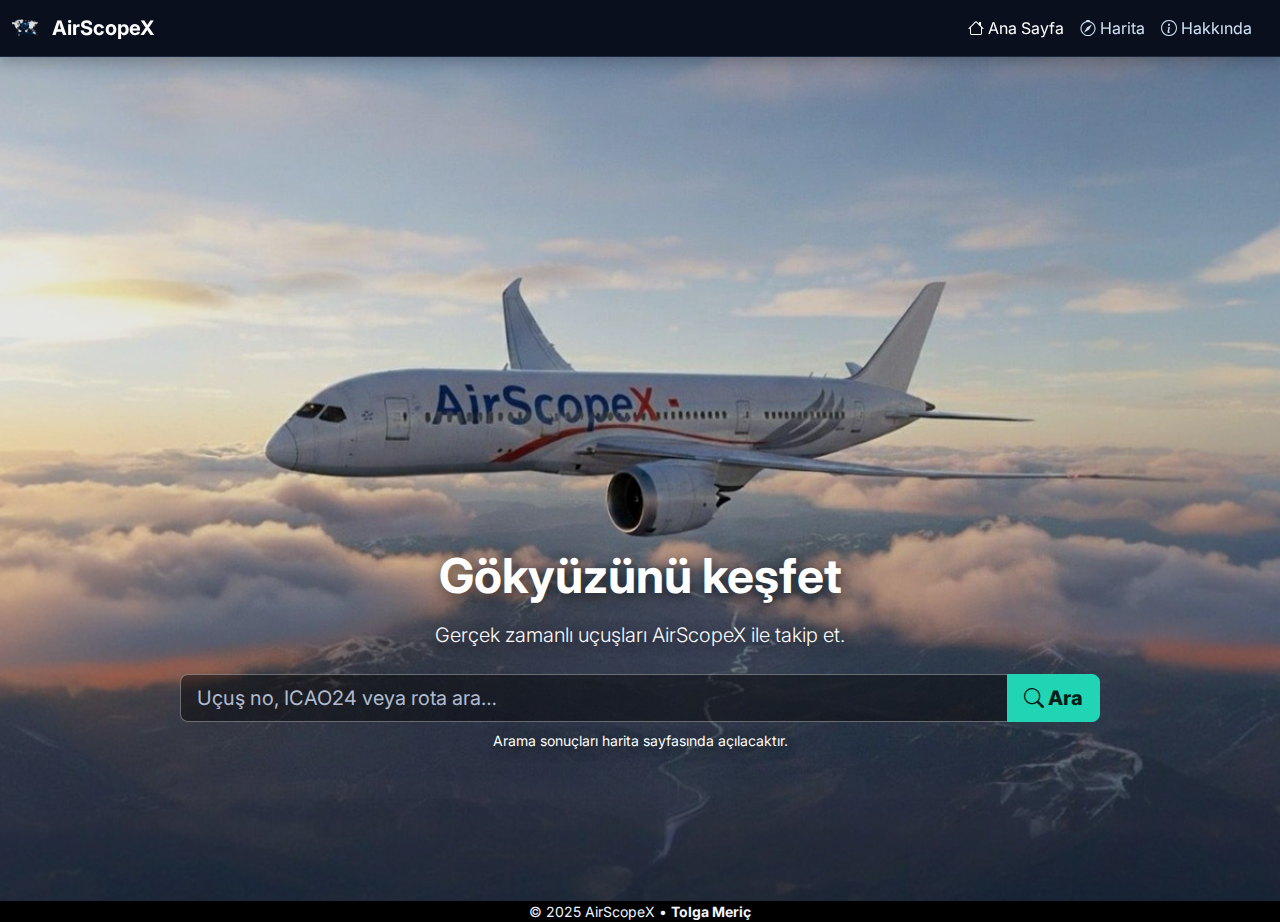
<file: index.html>
<!DOCTYPE html>
<html lang="tr">
<head>
  <meta charset="utf-8" />
  <meta name="viewport" content="width=device-width, initial-scale=1" />
  <title>AirScopeX — Hava Trafiği</title>
  <link rel="icon" type="image/png" href="favicon.png" />
  <link href="https://cdn.jsdelivr.net/npm/bootstrap@5.3.2/dist/css/bootstrap.min.css" rel="stylesheet">
  <link href="https://cdn.jsdelivr.net/npm/bootstrap-icons@1.11.3/font/bootstrap-icons.css" rel="stylesheet">
  <link rel="stylesheet" href="style.css" />
</head>
<body class="home-body">

  <!-- NAVBAR -->
  <nav class="navbar navbar-expand-lg navbar-dark site-header">
    <div class="container-fluid">
      <a class="navbar-brand fw-bold d-flex align-items-center gap-2" href="index.html">
        <img src="logo.png" alt="AirScopeX Logo" class="brand-logo"/>
        AirScopeX
      </a>
      <button class="navbar-toggler" type="button" data-bs-toggle="collapse" data-bs-target="#nav">
        <span class="navbar-toggler-icon"></span>
      </button>
      <div id="nav" class="collapse navbar-collapse">
        <ul class="navbar-nav ms-auto me-2">
          <li class="nav-item"><a class="nav-link active" href="index.html"><i class="bi bi-house"></i> Ana Sayfa</a></li>
          <li class="nav-item"><a class="nav-link" href="map.html"><i class="bi bi-compass"></i> Harita</a></li>
          <li class="nav-item"><a class="nav-link" href="about.html"><i class="bi bi-info-circle"></i> Hakkında</a></li>
        </ul>
      </div>
    </div>
  </nav>

  <!-- HERO -->
  <section class="hero-bg">
    <div class="hero-overlay"></div>
    <img class="hero-image" src="wallpaper.jfif" alt="Airplane" />
    <div class="hero-content">
      <h1 class="display-5 fw-bold mb-3">Gökyüzünü keşfet</h1>
      <p class="lead mb-4">Gerçek zamanlı uçuşları AirScopeX ile takip et.</p>
      <form class="hero-search" action="map.html" method="get">
        <div class="input-group input-group-lg hero-search-group">
          <input type="text" class="form-control" name="q" placeholder="Uçuş no, ICAO24 veya rota ara…" aria-label="Ara">
          <button class="btn btn-accent" type="submit"><i class="bi bi-search"></i> Ara</button>
        </div>
        <small class="text-light-50 d-block mt-2">Arama sonuçları harita sayfasında açılacaktır.</small>
      </form>
    </div>
  </section>

  <footer class="site-footer text-center">
    <div class="runway-lines"></div>
    <div class="small footer-credit">© 2025 AirScopeX • <strong>Tolga Meriç</strong></div>
  </footer>

  <script src="https://cdn.jsdelivr.net/npm/bootstrap@5.3.2/dist/js/bootstrap.bundle.min.js"></script>
</body>
</html>
</file>
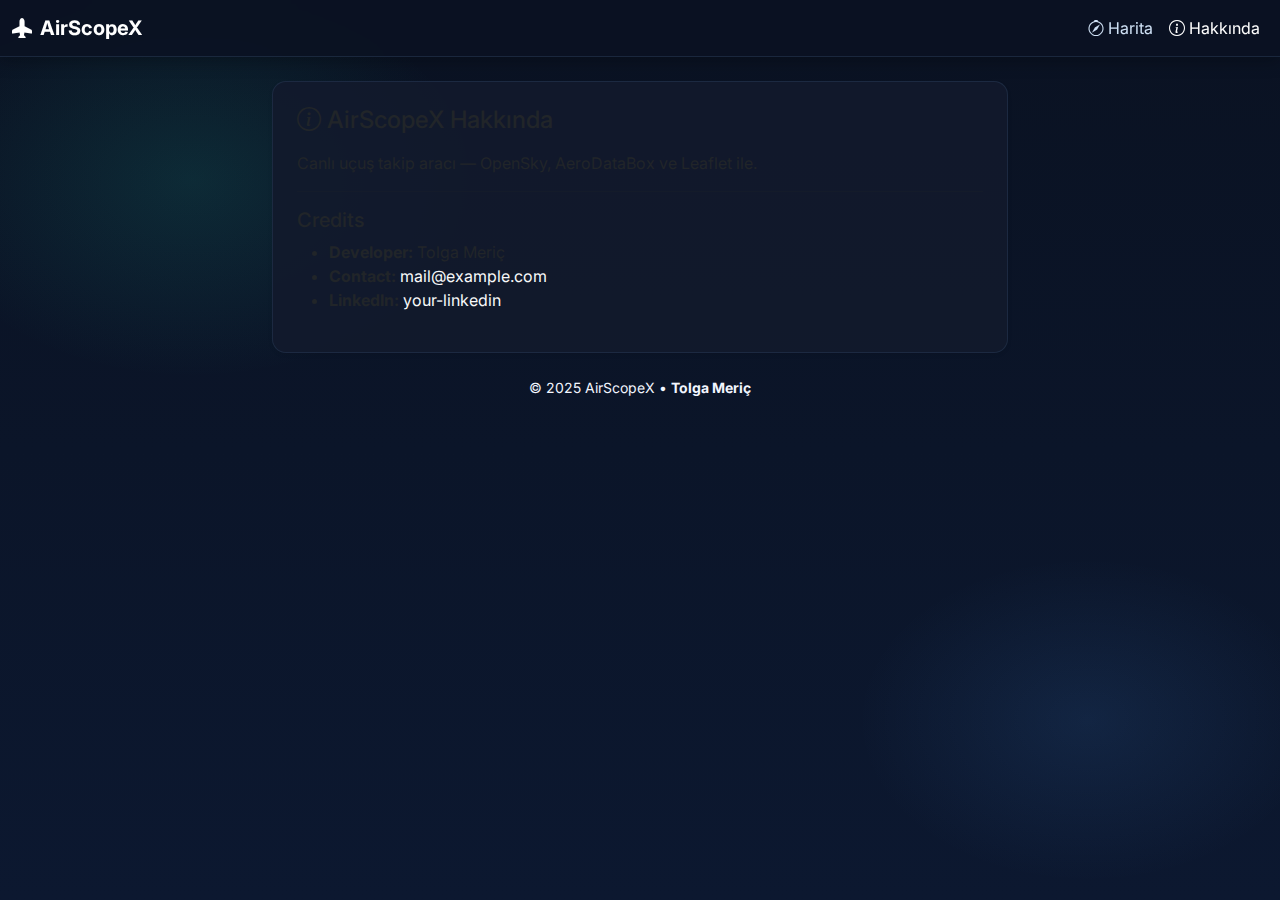
<file: about.html>
<!DOCTYPE html>
<html lang="tr">
<head>
  <meta charset="utf-8" />
  <meta name="viewport" content="width=device-width, initial-scale=1" />
  <title>About — AirScopeX</title>

  <link rel="icon" type="image/png" href="favicon.png" />
  <link rel="manifest" href="manifest.json">
  <link href="https://cdn.jsdelivr.net/npm/bootstrap@5.3.2/dist/css/bootstrap.min.css" rel="stylesheet">
  <link href="https://cdn.jsdelivr.net/npm/bootstrap-icons@1.11.3/font/bootstrap-icons.css" rel="stylesheet">
  <link rel="stylesheet" href="style.css" />
</head>
<body class="about-page">

  <nav class="navbar navbar-expand-lg navbar-dark site-header">
    <div class="container-fluid">
      <a class="navbar-brand fw-bold d-flex align-items-center gap-2" href="index.html">
        <i class="bi bi-airplane-fill"></i> AirScopeX
      </a>
      <button class="navbar-toggler" type="button" data-bs-toggle="collapse" data-bs-target="#nav">
        <span class="navbar-toggler-icon"></span>
      </button>
      <div id="nav" class="collapse navbar-collapse">
        <ul class="navbar-nav ms-auto">
          <li class="nav-item"><a class="nav-link" href="index.html"><i class="bi bi-compass"></i> <span data-i18n="nav.map">Map</span></a></li>
          <li class="nav-item"><a class="nav-link active" href="about.html"><i class="bi bi-info-circle"></i> <span data-i18n="nav.about">About</span></a></li>
        </ul>
      </div>
    </div>
  </nav>

  <main class="container py-4">
    <div class="row justify-content-center">
      <div class="col-lg-8">
        <div class="card panel shadow-sm">
          <div class="card-body p-4">
            <h1 class="h4 mb-3"><i class="bi bi-info-circle"></i> <span data-i18n="about.title">About AirScopeX</span></h1>
            <p class="about-text" data-i18n="about.desc">
              AirScopeX is a simple live flight tracking demo using OpenSky data.
            </p>

            <hr>
            <h2 class="h5">Credits</h2>
            <ul>
              <li><strong>Developer:</strong> Tolga Meriç</li>
              <li><strong>Contact:</strong> <a class="link-light" href="mailto:mail@example.com">mail@example.com</a></li>
              <li><strong>LinkedIn:</strong> <a class="link-light" href="#" target="_blank">your-linkedin</a></li>
            </ul>
          </div>
        </div>
      </div>
    </div>
  </main>

  <footer class="site-footer text-center">
    <div class="runway-lines"></div>
    <div class="small footer-credit">© 2025 AirScopeX • <strong>Tolga Meriç</strong></div>
  </footer>

  <script src="https://cdn.jsdelivr.net/npm/bootstrap@5.3.2/dist/js/bootstrap.bundle.min.js"></script>
  <script src="i18n.js"></script>
</body>
</html>
</file>
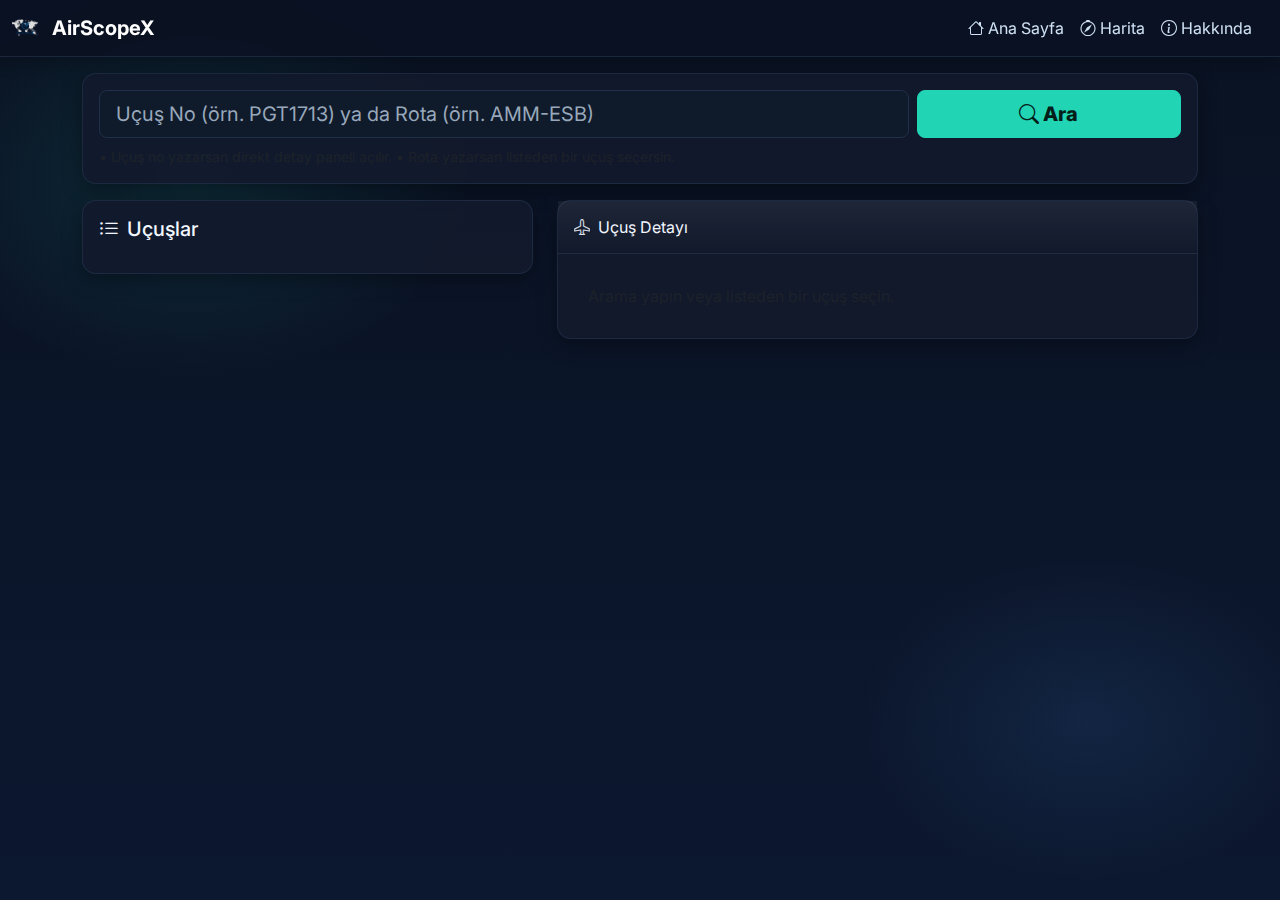
<file: search.html>
<!DOCTYPE html>
<html lang="tr">
<head>
  <meta charset="utf-8" />
  <meta name="viewport" content="width=device-width, initial-scale=1" />
  <title>AirScopeX — Arama</title>
  <link rel="icon" type="image/png" href="favicon.png" />
  <link href="https://cdn.jsdelivr.net/npm/bootstrap@5.3.2/dist/css/bootstrap.min.css" rel="stylesheet">
  <link href="https://cdn.jsdelivr.net/npm/bootstrap-icons@1.11.3/font/bootstrap-icons.css" rel="stylesheet">
  <link rel="stylesheet" href="style.css" />
</head>
<body id="search-page">
  <nav class="navbar navbar-expand-lg navbar-dark site-header">
    <div class="container-fluid">
      <a class="navbar-brand fw-bold d-flex align-items-center gap-2" href="index.html">
        <img src="logo.png" alt="AirScopeX Logo" class="brand-logo"/>
        AirScopeX
      </a>
      <button class="navbar-toggler" type="button" data-bs-toggle="collapse" data-bs-target="#nav">
        <span class="navbar-toggler-icon"></span>
      </button>
      <div id="nav" class="collapse navbar-collapse">
        <ul class="navbar-nav ms-auto me-2">
          <li class="nav-item"><a class="nav-link" href="index.html"><i class="bi bi-house"></i> Ana Sayfa</a></li>
          <li class="nav-item"><a class="nav-link" href="map.html"><i class="bi bi-compass"></i> Harita</a></li>
          <li class="nav-item"><a class="nav-link" href="about.html"><i class="bi bi-info-circle"></i> Hakkında</a></li>
        </ul>
      </div>
    </div>
  </nav>

  <main class="container py-3">
    <div class="panel p-3 mb-3">
      <form class="row g-2" action="search.html" method="get">
        <div class="col-md-9">
          <input type="text" class="form-control form-control-lg" name="q" id="q"
                 placeholder="Uçuş No (örn. PGT1713) ya da Rota (örn. AMM-ESB)" value="">
        </div>
        <div class="col-md-3 d-grid">
          <button class="btn btn-accent btn-lg" type="submit"><i class="bi bi-search"></i> Ara</button>
        </div>
      </form>
      <div id="searchHelp" class="small text-muted mt-2">
        • Uçuş no yazarsan direkt detay paneli açılır. • Rota yazarsan listeden bir uçuş seçersin.
      </div>
    </div>

    <div id="searchAlert" class="alert alert-warning d-none"></div>

    <div class="row">
      <div class="col-lg-5">
        <div class="panel p-3">
          <h5 class="mb-3"><i class="bi bi-list-ul me-2"></i>Uçuşlar</h5>
          <div id="routeResults" class="list-group small"></div>
        </div>
      </div>
      <div class="col-lg-7">
        <div class="panel p-0" id="detailPanel">
          <div class="drawer-header">
            <div class="d-flex align-items-center gap-2">
              <i class="bi bi-airplane"></i>
              <span id="detailTitle">Uçuş Detayı</span>
              <span class="badge" id="detailStatus"></span>
            </div>
          </div>
          <div class="drawer-body" id="detailBody">
            <div class="p-3 text-muted">Arama yapın veya listeden bir uçuş seçin.</div>
          </div>
        </div>
      </div>
    </div>
  </main>

  <script src="https://cdn.jsdelivr.net/npm/bootstrap@5.3.2/dist/js/bootstrap.bundle.min.js"></script>
  <script src="app.js"></script>
</body>
</html>
</file>
<file: style.css>
@charset "UTF-8";

/* ===== Font ===== */
@import url('https://fonts.googleapis.com/css2?family=Inter:wght@400;500;600;700;800&display=swap');

/* ===== Tokens ===== */
:root{
  --hdr:#090e18;
  --bg:#0a1222;
  --panel:rgba(18,26,44,.9);
  --panel-strong:#111b2a;
  --stroke:#22324a;
  --text:#f2f6ff;
  --muted:#93a5bd;
  --accent:#21d4b4;
  --accent-ink:#041e19;
  --shadow:0 6px 20px rgba(0,0,0,.35);

  /* Header yüksekliği (JS ile güncellenir) */
  --hdr-h: 56px;
}
body.light-mode{
  --hdr:#f4f7fc;
  --bg:#f6f9ff;
  --panel:#ffffff;
  --panel-strong:#ffffff;
  --stroke:#e1e8f2;
  --text:#111827;
  --muted:#4b5567;
  --accent:#10c9aa;
  --accent-ink:#041e19;
  --shadow:0 6px 20px rgba(0,0,0,.12);
}

/* ===== Base ===== */
html,body{height:100%;}
body{
  font-family:'Inter',sans-serif;
  color:var(--text);
  background:
    radial-gradient(40% 40% at 15% 20%, rgba(33,212,180,.12), transparent 55%),
    radial-gradient(30% 30% at 85% 80%, rgba(78,161,255,.10), transparent 60%),
    linear-gradient(180deg, var(--bg) 0%, #0c1830 100%);
  overflow-x:hidden;
}
a{ color:var(--accent); text-decoration:none; }
a:hover{ opacity:.9; }

/* ===== Navbar ===== */
.site-header{
  position:sticky; top:0; z-index:1200;
  background:rgba(10,18,34,.85) !important;
  border-bottom:1px solid color-mix(in srgb, var(--stroke) 70%, transparent);
  backdrop-filter: blur(10px);
  box-shadow:0 4px 16px rgba(0,0,0,.25);
}
.navbar .nav-link{ color:#cfe1f5 !important; }
.navbar .nav-link.active,
.navbar .nav-link:hover{ color:#fff !important; }
body.light-mode .navbar .nav-link{ color:#38506e !important; }
.brand-logo{ height:26px; width:auto; margin-right:6px; }

/* ===== Panels ===== */
.panel{
  background: var(--panel);
  border:1px solid color-mix(in srgb, var(--stroke) 70%, transparent);
  border-radius:14px;
  box-shadow: var(--shadow);
  transition: transform .2s ease, box-shadow .2s ease;
}
.panel:hover{
  transform: translateY(-2px);
  box-shadow:0 10px 28px rgba(0,0,0,.35);
}
.card-header{
  background: linear-gradient(180deg, rgba(255,255,255,.04), transparent);
  border-bottom:1px solid color-mix(in srgb, var(--stroke) 75%, transparent);
  color:var(--text);
  padding:12px 14px;
}
.card-header .text-muted{ color:var(--muted) !important; }

/* ===== Map ===== */
.map-shell{
  background:#0f1a2a;
  border-radius:0 0 14px 14px;
  overflow:hidden;
}
body.light-mode .map-shell{ background:#eaf0fb; }
.map-canvas{ height:100%; width:100%; min-height:60vh; }
.leaflet-tile{ filter:saturate(.95) brightness(.9) contrast(1.05); }
body.light-mode .leaflet-tile{ filter:none; }

/* ===== Frameless Monitor Look (map panel) ===== */
.map-shell {
  background: #000;
  border-radius: 28px;
  padding: 8px;
  box-shadow: 0 8px 40px rgba(0,0,0,.6);
  border: 1px solid rgba(255,255,255,.08);
}
.map-canvas { border-radius: 20px; overflow: hidden; }

/* ===== List (Flights) ===== */
.list-pane{ max-height:100%; overflow:auto; }
.list-group-item{
  background: rgba(255,255,255,.02);
  border:1px solid color-mix(in srgb, #20304a 80%, transparent);
  color:var(--text);
  transition: background .15s ease;
}
.list-group-item:hover{ background: color-mix(in srgb, var(--panel) 95%, transparent); }
body.light-mode .list-group-item{ background:#fff; border-color:#e6ebf3; color:#111827; }

/* ===== Forms ===== */
.form-control,.form-select{
  background:#0f1a2a;
  border-color:#20304a;
  color:var(--text);
}
.form-control::placeholder{ color:#98a8bb; }
body.light-mode .form-control, body.light-mode .form-select{
  background:#fff; border-color:#d9e2ef; color:#111827;
}

/* ===== Filter hints ===== */
.filter-hint{
  font-size:.85rem; font-weight:600; letter-spacing:.2px;
  color:var(--accent); margin:-2px 0 6px; display:block;
}

/* ===== Accent Buttons ===== */
.weather-btn{
  border:1px solid color-mix(in srgb, var(--stroke) 70%, transparent);
  border-radius:10px; font-weight:700;
  padding:6px 12px;
  background: linear-gradient(180deg, rgba(255,255,255,.05), transparent);
  color:var(--text);
  transition: all .2s ease;
  box-shadow:0 4px 12px rgba(0,0,0,.18);
}
.weather-btn:hover{ background: var(--accent); color: var(--accent-ink); border-color: var(--accent); }
body.light-mode .weather-btn{ background:#fff; color:#111827; border-color:#d9e2ef; }
body.light-mode .weather-btn:hover{ background: var(--accent); color: var(--accent-ink); }

/* ===== Drawer (Flight details) ===== */

/* Backdrop: header'ın altından başlasın */
.drawer-backdrop{
  position:fixed;
  left:0; right:0;
  top: var(--hdr-h);
  height: calc(100vh - var(--hdr-h));
  background: rgba(0,0,0,.35);
  backdrop-filter: blur(6px);
  opacity:0; pointer-events:none;
  transition: opacity .2s ease;
  z-index:1040;
}
.drawer-backdrop.open{ opacity:1; pointer-events:auto; }

/* Drawer: header'ın alt sınırından başlar */
.flight-drawer{
  position:fixed;
  top: var(--hdr-h);
  left:0;
  height: calc(100vh - var(--hdr-h));
  width:40vw; min-width:360px; max-width:620px;
  background: var(--panel-strong);
  box-shadow:6px 0 24px rgba(0,0,0,.38);
  transform: translateX(-110%);
  transition: transform .24s ease;
  z-index:1050;
  display:flex; flex-direction:column;

  border-top-right-radius: 20px;
  border-bottom-right-radius: 20px;
  overflow: hidden;
}
.flight-drawer.open{ transform: translateX(0); }

/* LED side strip */
.flight-drawer::after {
  content: "";
  position: absolute;
  top: 0; right: 0;
  width: 4px; height: 100%;
  background: linear-gradient(180deg, rgba(255,255,255,0.95), rgba(255,255,255,0.35));
  box-shadow: 0 0 6px rgba(255,255,255,0.9), 0 0 12px rgba(255,255,255,0.7);
  border-radius: 2px;
}

/* Drawer header */
.drawer-header{
  display:flex; justify-content:space-between; align-items:center;
  padding:14px 16px;
  background: linear-gradient(180deg, rgba(255,255,255,.06), transparent);
  border-bottom:1px solid color-mix(in srgb, var(--stroke) 75%, transparent);
  color:var(--text);
  z-index: 1;
}
.drawer-header .bi-airplane{ opacity:.9; }
#drawerTitle{ font-weight:800; letter-spacing:.2px; }
#drawerStatus{ font-weight:700; }

/* Drawer body */
.drawer-body{
  flex:1;
  padding:14px;
  overflow:auto;
  margin-top:0;
}

/* Route row */
.route-line{
  display:flex; align-items:center; justify-content:center;
  gap:10px; margin:6px 0 10px;
  font-weight:800; letter-spacing:.5px; font-size:1.05rem;
}
.route-line .code{
  padding:6px 10px; border-radius:10px;
  background: rgba(255,255,255,.06);
  border:1px solid color-mix(in srgb, var(--stroke) 70%, transparent);
}
.route-line i{ opacity:.9; }

/* Progress */
.route-progress{ margin: 6px 0 14px; }
.rp-meta{
  display:flex; align-items:center; justify-content:space-between;
  font-size:.88rem; color:var(--muted); margin-bottom:6px;
}
.rp-meta .pct{
  font-weight:800; color:#17d78f;
  padding:2px 8px; border-radius:999px;
  background: rgba(23,215,143,.12);
  border:1px solid rgba(23,215,143,.35);
}
.rp-bar{
  position:relative; height:10px; border-radius:999px; overflow:hidden;
  background: color-mix(in srgb, var(--stroke) 75%, transparent);
  border:1px solid color-mix(in srgb, var(--stroke) 65%, transparent);
}
.rp-bar .fill{
  position:absolute; inset:0 auto 0 0; width:0%;
  background: linear-gradient(90deg,#0ecb84,#21d4b4);
  box-shadow: inset 0 0 6px rgba(0,0,0,.25);
  transition: width .35s ease;
}

/* Info grid */
.drawer-meta{
  display:grid; grid-template-columns: 120px 1fr; gap:8px 12px;
  font-size:.95rem; align-items:center;
}
.drawer-section{ margin:14px 0; }
.stat-cards{ display:grid; grid-template-columns: repeat(3,1fr); gap:10px; }
.stat-card{
  background: rgba(255,255,255,.04);
  border:1px solid color-mix(in srgb, var(--stroke) 70%, transparent);
  border-radius:12px; padding:10px;
}
.stat-card .k{ font-size:.82rem; color:var(--muted); font-weight:700; }
.stat-card .v{ font-weight:800; margin-top:4px; }

/* Responsive */
@media (max-width: 1200px){ .flight-drawer{ width:48vw; } }
@media (max-width: 992px){  .flight-drawer{ width:100vw; } }

/* ===== Rain / Full Screen Modals (centered) ===== */
.wxm-backdrop{
  position:fixed; inset:0;
  background: rgba(0,0,0,.55);
  backdrop-filter: blur(6px);
  opacity:0; pointer-events:none;
  transition: opacity .25s ease;
  z-index:2000;
}
.wxm-backdrop.open{ opacity:1; pointer-events:auto; }
.wxm-modal{
  position:fixed; top:50%; left:50%;
  width:75%; max-width:1200px; height:75%;
  transform: translate(-50%,-50%) scale(.92);
  background: var(--panel);
  border:1px solid color-mix(in srgb, var(--stroke) 70%, transparent);
  border-radius:20px;
  box-shadow:0 20px 60px rgba(0,0,0,.6);
  overflow:hidden; opacity:0;
  transition: all .25s ease;
  z-index:2010; display:flex; flex-direction:column;
}
.wxm-modal.open{ opacity:1; transform: translate(-50%,-50%) scale(1); }
.wxm-content{ display:flex; flex-direction:column; height:100%; }
.wxm-head{
  display:flex; justify-content:space-between; align-items:center;
  padding:10px 14px;
  background: rgba(255,255,255,.06);
  border-bottom:1px solid color-mix(in srgb, var(--stroke) 70%, transparent);
}
.wxm-title{ font-weight:700; }
.wxm-actions{ display:flex; align-items:center; gap:10px; }
.wxm-credit{ font-size:.85rem; color:var(--muted); }
.wxm-close{ border:0; background:transparent; color:var(--text); font-size:1.2rem; cursor:pointer; }
.wxm-body{ position:relative; flex:1; }
.wxm-iframe{ position:absolute; inset:0; width:100%; height:100%; border:0; }
.wxm-fallback{ padding:16px; }
@media (max-width: 992px){
  .wxm-modal{ width:92%; height:82%; }
}

/* ===== FULLSCREEN OVERLAY (aynı haritayı büyüt — %75 merkezde) ===== */
.fs-overlay{
  position:fixed; inset:0; z-index:2030;
  background: rgba(0,0,0,.55);
  backdrop-filter: blur(6px);
  display:flex; align-items:center; justify-content:center;
}
.fs-box{
  position:relative;
  width:75%; height:75%; max-width:1200px;
  background: var(--panel);
  border:1px solid color-mix(in srgb, var(--stroke) 70%, transparent);
  border-radius:20px;
  box-shadow:0 20px 60px rgba(0,0,0,.6);
  overflow:hidden;
  display:flex;
}
.fs-box #map{
  width:100% !important;
  height:100% !important;
  border-radius:0 !important;
}
.fs-close{
  position:absolute;
  top:10px; right:12px;
  border:1px solid color-mix(in srgb, var(--stroke) 50%, transparent);
  background: rgba(255,255,255,.08);
  color:var(--text);
  border-radius:10px;
  padding:6px 10px;
  font-weight:800;
  cursor:pointer;
  z-index: 1;
}
.fs-close:hover{ background: var(--accent); color: var(--accent-ink); border-color: var(--accent); }

/* ===== Landing Hero ===== */
.home-body{ background:#000; }
.hero-bg{
  position:relative;
  min-height: calc(100vh - var(--hdr-h));
  margin-top: 0;
  overflow:hidden;
}
.hero-image{
  position:absolute; inset:0;
  width:100%; height:100%;
  object-fit:cover;
  filter: saturate(1.05) contrast(1.05) brightness(.9);
}
.hero-overlay{
  position:absolute; inset:0;
  background: radial-gradient(75% 60% at 50% 40%, rgba(0,0,0,.05), rgba(0,0,0,.55)),
              linear-gradient(180deg, rgba(0,0,0,.15) 0%, rgba(0,0,0,.65) 85%);
  pointer-events:none;
}
.hero-content{
  position:absolute;
  left:50%; transform: translateX(-50%);
  top:58%;  /* uçağın biraz altına indik */
  width:min(920px, 92vw);
  color:#fff;
  text-align:center;
  text-shadow:0 3px 14px rgba(0,0,0,.6);
}
.hero-search-group .form-control{
  background: rgba(0,0,0,.45);
  color:#fff; border-color: rgba(255,255,255,.35);
}
.hero-search-group .form-control::placeholder{ color:#dbe6ffcc; }
.btn-accent{
  background: var(--accent);
  color: var(--accent-ink);
  border-color: var(--accent);
  font-weight:800;
}
.btn-accent:hover{ filter: brightness(1.05); }
@media (max-width: 768px){
  .hero-content{ top:62%; }
}
</file>
